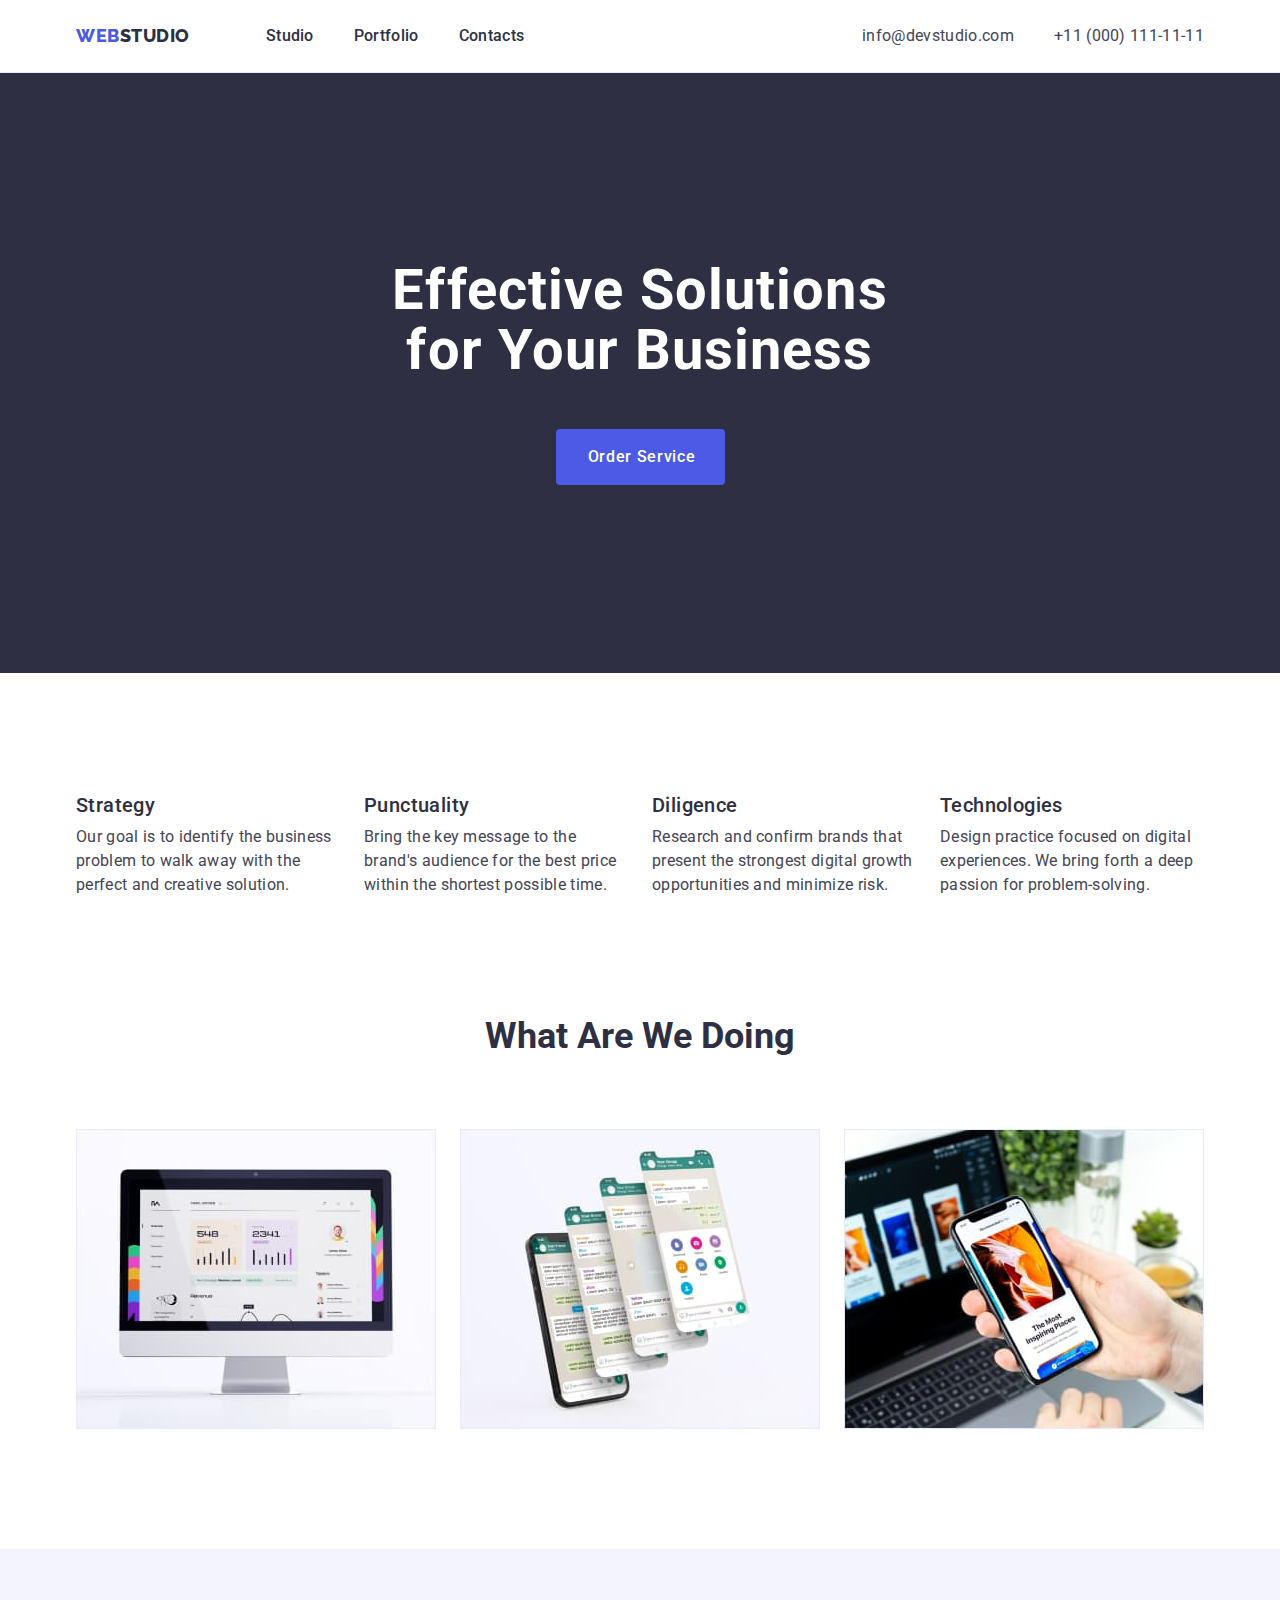
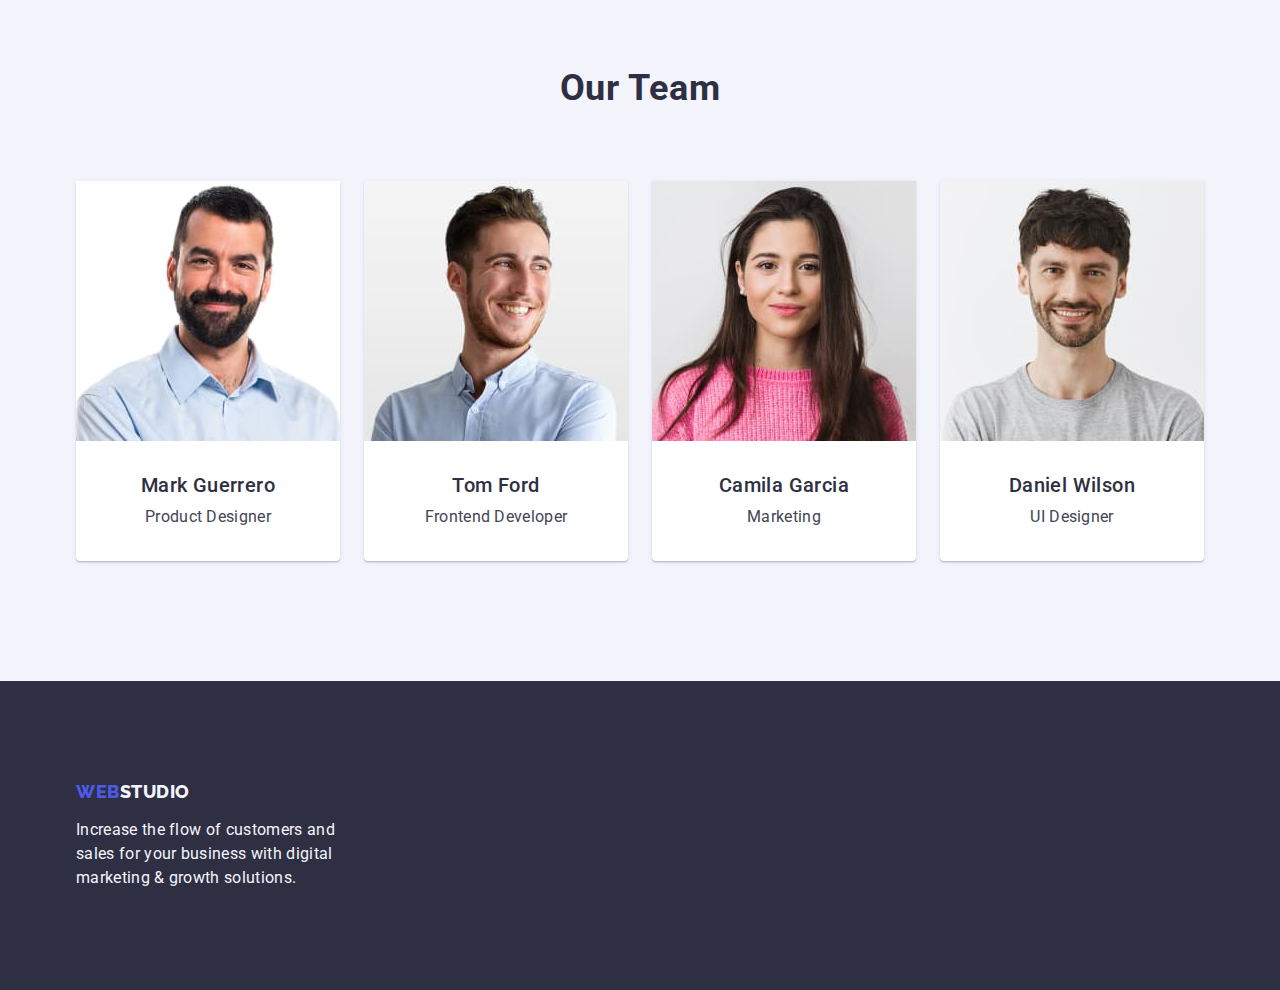
<file: index.html>
<!DOCTYPE html>
<html lang="en">
  <head>
    <meta charset="UTF-8" />
    <meta http-equiv="X-UA-Compatible" content="IE=edge" />
    <meta name="viewport" content="width=device-width, initial-scale=1.0" />
    <link rel="preconnect" href="https://fonts.googleapis.com" />
    <link rel="preconnect" href="https://fonts.gstatic.com" crossorigin />
    <link
      href="https://fonts.googleapis.com/css2?family=Raleway:wght@800&family=Roboto:wght@400;500;700&display=swap"
      rel="stylesheet"
    />
    <link
      rel="stylesheet"
      href="https://cdnjs.cloudflare.com/ajax/libs/modern-normalize/1.1.0/modern-normalize.min.css"
    />
    <link rel="stylesheet" href="./css/styles.css" />
    <title>Studio</title>
  </head>
  <body>
    <header class="header-container">
      <div class="container nav-flex">
        <nav class="nav-container">
          <a class="nav-logo link" href="./index.html"
            >Web<span class="logo-span-header">Studio</span></a
          >
          <ul class="nav-list list">
            <li>
              <a class="nav-link link" href="./index.html">Studio</a>
            </li>
            <li>
              <a class="nav-link link" href="./portfolio.html">Portfolio</a>
            </li>
            <li>
              <a class="nav-link link" href="">Contacts</a>
            </li>
          </ul>
        </nav>
        <address class="address">
          <ul class="address-list list">
            <li>
              <a class="address-link link" href="mailto:info@devstudio.com"
                >info@devstudio.com</a
              >
            </li>
            <li>
              <a class="address-link link" href="tel:+110001111111">
                +11 (000) 111-11-11</a
              >
            </li>
          </ul>
        </address>
      </div>
    </header>
    <main>
      <!-- section1 -->
      <section class="section-one-container section">
        <div class="container">
          <h1 class="section-one-title">
            Effective Solutions for Your Business
          </h1>
          <button class="section-one-button" type="button">
            Order Service
          </button>
        </div>
      </section>
      <!-- section2 -->
      <section class="section-two-container section">
        <div class="container">
          <h2 class="visually-hidden">Our advantages</h2>
          <ul class="section-two-list list">
            <li class="section-two-item">
              <h3 class="section-two-name">Strategy</h3>
              <p class="section-two-text">
                Our goal is to identify the business problem to walk away with
                the perfect and creative solution.
              </p>
            </li>
            <li class="section-two-item">
              <h3 class="section-two-name">Punctuality</h3>
              <p class="section-two-text">
                Bring the key message to the brand's audience for the best price
                within the shortest possible time.
              </p>
            </li>
            <li class="section-two-item">
              <h3 class="section-two-name">Diligence</h3>
              <p class="section-two-text">
                Research and confirm brands that present the strongest digital
                growth opportunities and minimize risk.
              </p>
            </li>
            <li class="section-two-item">
              <h3 class="section-two-name">Technologies</h3>
              <p class="section-two-text">
                Design practice focused on digital experiences. We bring forth a
                deep passion for problem-solving.
              </p>
            </li>
          </ul>
        </div>
      </section>
      <!-- section3 -->
      <section class="section-three-container section">
        <div class="container">
          <h2 class="section-three-title">What are we doing</h2>
          <ul class="section-three-list list">
            <li class="section-three-item">
              <img
                src="./images/img1.jpg"
                alt="screen of the computer"
                width="360"
              />
            </li>
            <li class="section-three-item">
              <img
                src="./images/img2.jpg"
                alt="screen of smartphone"
                width="360"
              />
            </li>
            <li class="section-three-item">
              <img
                src="./images/img3.jpg"
                alt="picture of smartphone and computer"
                width="360"
              />
            </li>
          </ul>
        </div>
      </section>
      <!-- section4 -->
      <section class="section-four-container section">
        <div class="container">
          <h2 class="section-four-title">Our Team</h2>
          <ul class="section-four-list list">
            <li class="section-four-item">
              <img src="./images/foto1.jpg" alt="foto of man" width="264" />
              <div class="decoration">
                <h3 class="section-four-name">Mark Guerrero</h3>
                <p class="section-four-text">Product Designer</p>
              </div>
            </li>
            <li class="section-four-item">
              <img src="./images/foto2.jpg" alt="foto of man" width="264" />
              <div class="decoration">
                <h3 class="section-four-name">Tom Ford</h3>
                <p class="section-four-text">Frontend Developer</p>
              </div>
            </li>
            <li class="section-four-item">
              <img src="./images/foto3.jpg" alt="foto of women" width="264" />
              <div class="decoration">
                <h3 class="section-four-name">Camila Garcia</h3>
                <p class="section-four-text">Marketing</p>
              </div>
            </li>
            <li class="section-four-item">
              <img src="./images/foto4.jpg" alt="foto of man" width="264" />
              <div class="decoration">
                <h3 class="section-four-name">Daniel Wilson</h3>
                <p class="section-four-text">UI Designer</p>
              </div>
            </li>
          </ul>
        </div>
      </section>
    </main>
    <footer class="footer-container">
      <div class="container">
        <a class="nav-logo footer link" href="./index.html"
          >Web<span class="logo-span-footer">Studio</span></a
        >
        <p class="footer-text">
          Increase the flow of customers and sales for your business with
          digital marketing & growth solutions.
        </p>
      </div>
    </footer>
  </body>
</html>
</file>
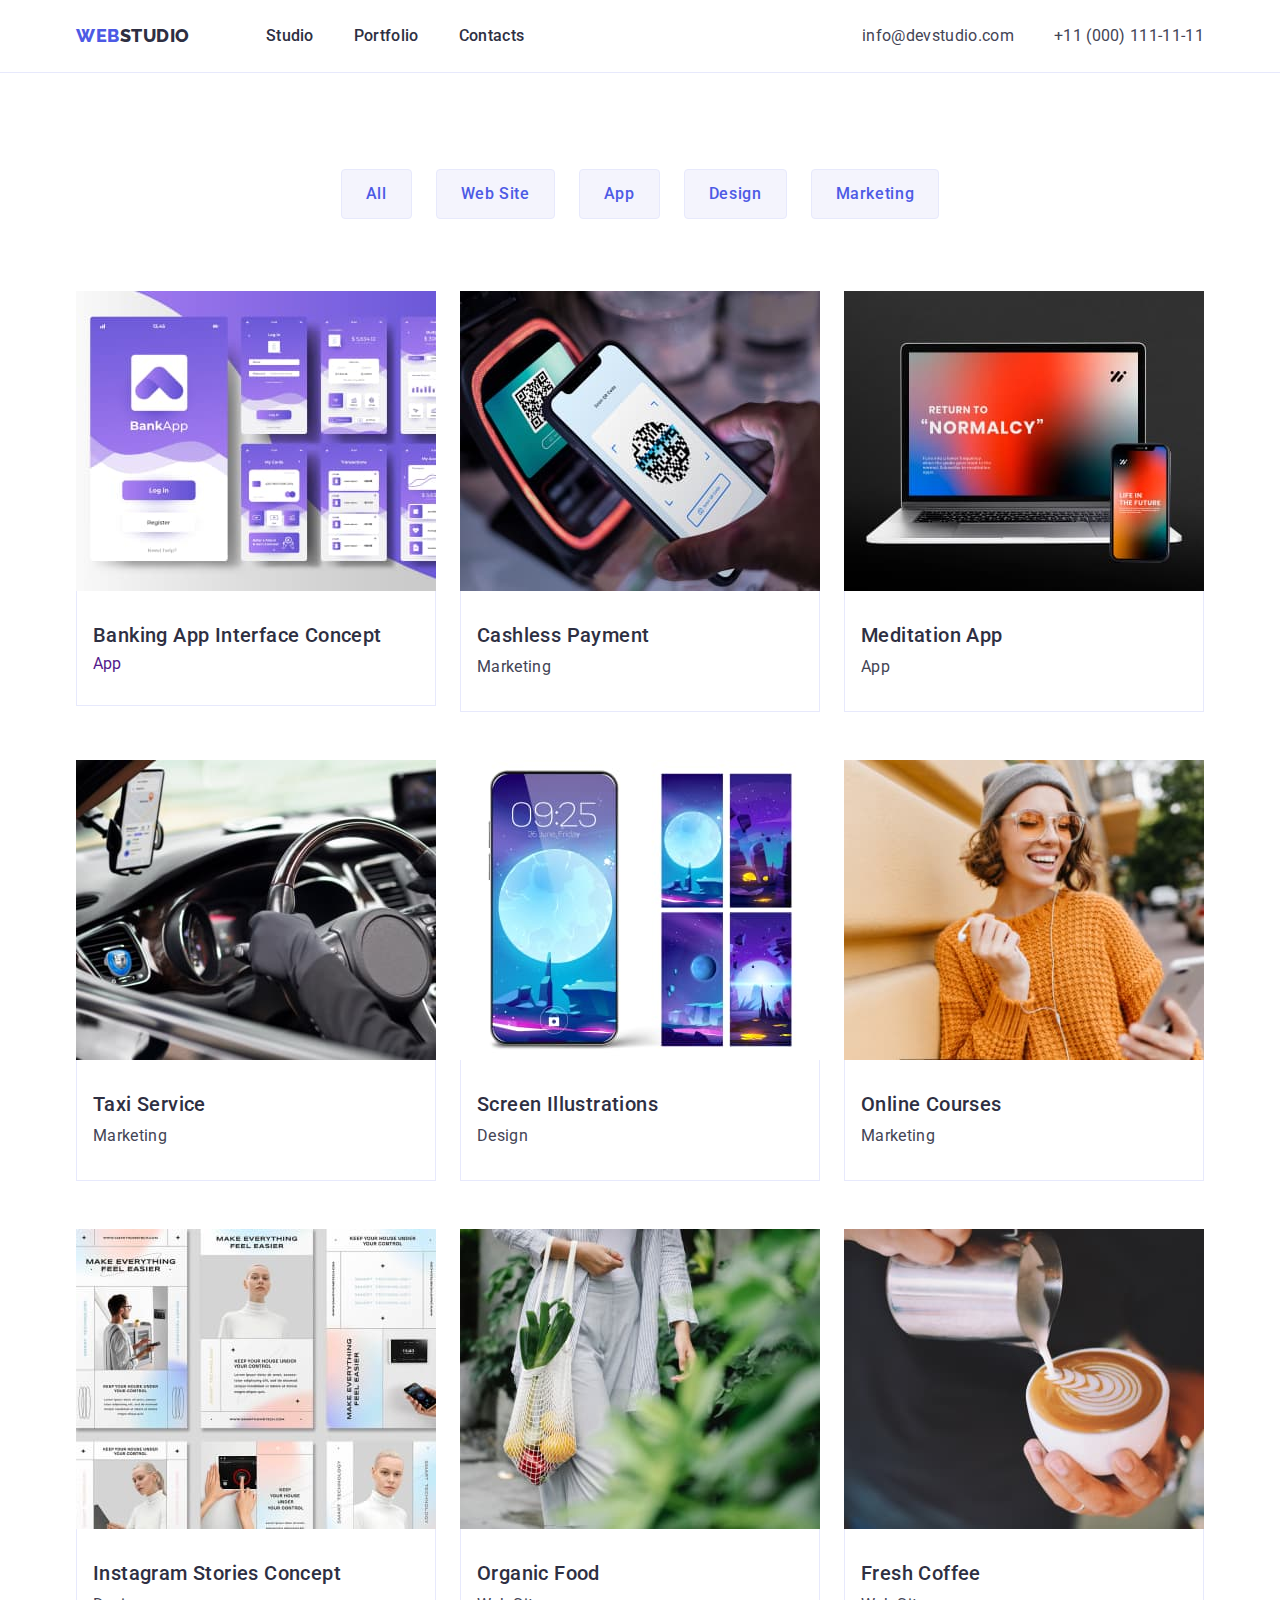
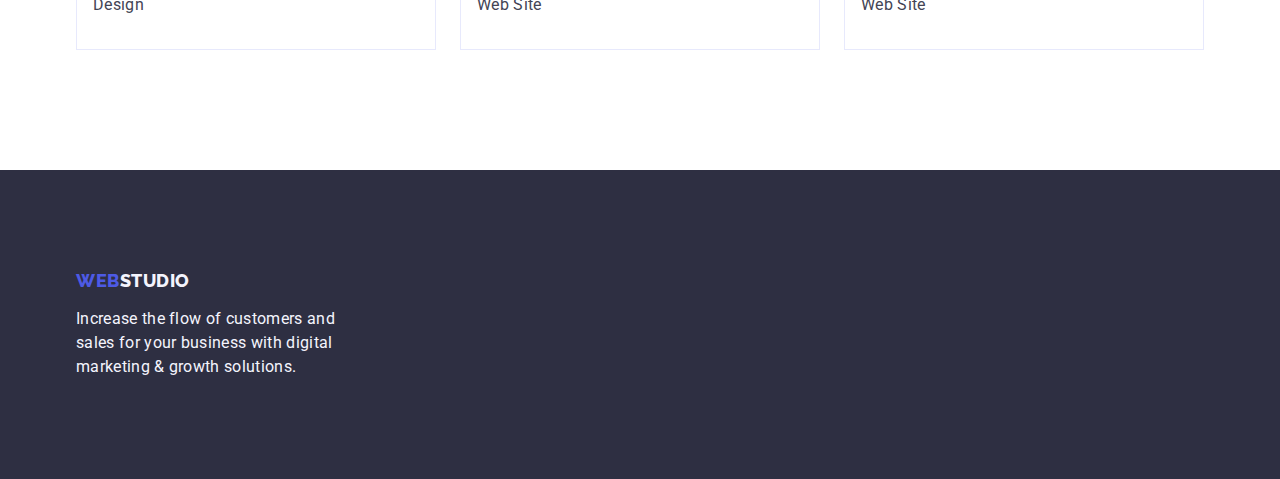
<file: portfolio.html>
<!DOCTYPE html>
<html lang="en">
  <head>
    <meta charset="UTF-8" />
    <meta http-equiv="X-UA-Compatible" content="IE=edge" />
    <meta name="viewport" content="width=device-width, initial-scale=1.0" />
    <link rel="preconnect" href="https://fonts.googleapis.com" />
    <link rel="preconnect" href="https://fonts.gstatic.com" crossorigin />
    <link
      href="https://fonts.googleapis.com/css2?family=Raleway:wght@800&family=Roboto:wght@400;500;700&display=swap"
      rel="stylesheet"
    />
    <link
      rel="stylesheet"
      href="https://cdnjs.cloudflare.com/ajax/libs/modern-normalize/1.1.0/modern-normalize.min.css"
    />
    <link rel="stylesheet" href="./css/styles.css" />

    <title>Portfolio</title>
  </head>
  <body>
    <header class="header-container">
      <div class="container nav-flex">
        <nav class="nav-container">
          <a class="nav-logo link" href="./index.html"
            >Web<span class="logo-span-header">Studio</span></a
          >
          <ul class="nav-list list">
            <li>
              <a class="nav-link link" href="./index.html">Studio</a>
            </li>
            <li>
              <a class="nav-link link" href="./portfolio.html">Portfolio</a>
            </li>
            <li>
              <a class="nav-link link" href="">Contacts</a>
            </li>
          </ul>
        </nav>
        <address class="address">
          <ul class="address-list list">
            <li>
              <a class="address-link link" href="mailto:info@devstudio.com"
                >info@devstudio.com</a
              >
            </li>
            <li>
              <a class="address-link link" href="tel:+110001111111">
                +11 (000) 111-11-11</a
              >
            </li>
          </ul>
        </address>
      </div>
    </header>
    <main>
      <section class="section portfolio-container">
        <div class="container">
          <h1 class="visually-hidden">our works</h1>
          <ul class="portfolio-list-button list">
            <li><button type="button" class="portfolio-button">All</button></li>

            <li>
              <button type="button" class="portfolio-button">Web Site</button>
            </li>

            <li><button type="button" class="portfolio-button">App</button></li>

            <li>
              <button type="button" class="portfolio-button">Design</button>
            </li>

            <li>
              <button type="button" class="portfolio-button">Marketing</button>
            </li>
          </ul>
          <ul class="portfolio-list list">
            <li class="portfolio-item">
              <a class="portfolio-link link" href=""
                ><img
                  src="./images/portfolio1.jpg"
                  alt="application"
                  width="360"
                />
                <div class="images">
                  <h2 class="portfolio-title">Banking App Interface Concept</h2>
                  <p class="section-text">App</p>
                </div>
              </a>
            </li>
            <li class="portfolio-item">
              <a class="portfolio-link link" href=""
                ><img
                  src="./images/portfolio2.jpg"
                  alt="the way for payment"
                  width="360"
                />
                <div class="images">
                  <h2 class="portfolio-title">Cashless Payment</h2>
                  <p class="portfolio-text">Marketing</p>
                </div>
              </a>
            </li>

            <li class="portfolio-item">
              <a class="portfolio-link link" href=""
                ><img
                  src="./images/portfolio3.jpg"
                  alt="application"
                  width="360"
                />
                <div class="images">
                  <h2 class="portfolio-title">Meditation App</h2>
                  <p class="portfolio-text">App</p>
                </div>
              </a>
            </li>
            <li class="portfolio-item">
              <a class="portfolio-link link" href=""
                ><img
                  src="./images/portfolio4.jpg"
                  alt="application"
                  width="360"
                />
                <div class="images">
                  <h2 class="portfolio-title">Taxi Service</h2>
                  <p class="portfolio-text">Marketing</p>
                </div>
              </a>
            </li>
            <li class="portfolio-item">
              <a class="portfolio-link link" href=""
                ><img
                  src="./images/portfolio5.jpg"
                  alt="phone's screen"
                  width="360"
                />
                <div class="images">
                  <h2 class="portfolio-title">Screen Illustrations</h2>
                  <p class="portfolio-text">Design</p>
                </div>
              </a>
            </li>
            <li class="portfolio-item">
              <a class="portfolio-link link" href=""
                ><img
                  src="./images/portfolio6.jpg"
                  alt="ad of the cours"
                  width="360"
                />
                <div class="images">
                  <h2 class="portfolio-title">Online Courses</h2>
                  <p class="portfolio-text">Marketing</p>
                </div>
              </a>
            </li>
            <li class="portfolio-item">
              <a class="portfolio-link link" href=""
                ><img
                  src="./images/portfolio7.jpg"
                  alt="instragram's sheet"
                  width="360"
                />
                <div class="images">
                  <h2 class="portfolio-title">Instagram Stories Concept</h2>
                  <p class="portfolio-text">Design</p>
                </div>
              </a>
            </li>
            <li class="portfolio-item">
              <a class="portfolio-link link" href=""
                ><img
                  src="./images/portfolio8.jpg"
                  alt="web site"
                  width="360"
                />
                <div class="images">
                  <h2 class="portfolio-title">Organic Food</h2>
                  <p class="portfolio-text">Web Site</p>
                </div>
              </a>
            </li>
            <li class="portfolio-item">
              <a class="portfolio-link link" href=""
                ><img
                  src="./images/portfolio9.jpg"
                  alt="web site"
                  width="360"
                />
                <div class="images">
                  <h2 class="portfolio-title">Fresh Coffee</h2>
                  <p class="portfolio-text">Web Site</p>
                </div>
              </a>
            </li>
          </ul>
        </div>
      </section>
    </main>
    <footer class="footer-container">
      <div class="container">
        <a class="nav-logo footer link" href="./index.html"
          >Web<span class="logo-span-footer">Studio</span></a
        >
        <p class="footer-text">
          Increase the flow of customers and sales for your business with
          digital marketing & growth solutions.
        </p>
      </div>
    </footer>
  </body>
</html>
</file>
<file: css/styles.css>
:root {
    --main-color-font: #434455;
    --second-color-font: #2E2F42;
    --third-color-font: #FFFFFF;
    --main-color-link: #4D5AE5;
    --main-color-background: #2E2F42;
    --second-color-background: #F4F4FD;
    --hover-color: #404BBF;
    --color-border: #E7E9FC;
}

body {
    font-family: 'Roboto', sans-serif;
    color: var(--main-color-font);
    background-color: var(--third-color-font);
    font-weight: 400;
    font-size: 16px;
}

.container {
    width: 1158px;
    margin: 0 auto;
    padding: 0 15px;
}

.section {
    padding: 120px 0;
}

/* STUDIO */
/* header */

h1,
h2,
h3,
h4,
p,
li {
    margin: 0;
}

img {
    display: block;
    max-width: 100%;
    height: auto;
}

.list {
    list-style: none;
    margin: 0;
    padding: 0;
}

.link {
    text-decoration: none;
}

.header-container {
    border-bottom: 1px solid var(--color-border);
}

.nav-container {
    display: flex;
    align-items: center;
    margin-left: 0;
    margin-right: auto;

    font-weight: 500;
}

.nav-container>a {
    margin-right: 76px;
}

.nav-flex {
    display: flex;
    justify-content: space-between;
    align-items: center;
}

.nav-list,
.address-list {
    display: flex;
}

.nav-list li:not(:last-child),
.address-list li:not(:last-child) {
    margin-right: 40px;
}

.nav-logo {
    font-family: 'Raleway', sans-serif;
    font-weight: 800;
    font-size: 18px;
    line-height: 1.17;
    letter-spacing: 0.03em;
    text-transform: uppercase;
    color: var(--main-color-link);
}

.logo-span-header {
    color: var(--main-color-background);
}

.nav-link {
    display: block;
    padding-top: 24px;
    padding-bottom: 24px;

    font-weight: 500;
    font-size: 16px;
    line-height: 1.5;
    letter-spacing: 0.02em;
    color: var(--second-color-font);
}

.nav-link:hover,
.nav-link:focus {
    color: var(--hover-color);
}

.address {
    font-style: normal;
}

.address-link {
    font-size: 16px;
    line-height: 1.5;
    letter-spacing: 0.02em;
    color: var(--main-color-font);
}

.address-link:hover,
.address-link:focus {
    color: var(--hover-color);
}

/* Main */
/* section 1 */
.section-one-container {
    padding: 188px 0;
    text-align: center;
    background: var(--main-color-background);
}

.section-one-title {
    max-width: 496px;
    margin-right: auto;
    margin-left: auto;

    font-weight: 700;
    font-size: 56px;
    line-height: 1.07;
    letter-spacing: 0.02em;

    color: var(--third-color-font);
}

.section-one-button {
    display: block;
    padding: 16px 29px 16px 32px;
    margin-top: 48px;
    margin-right: auto;
    margin-left: auto;
    min-width: 169px;
    height: 56px;

    font-family: 'Roboto', sans-serif;
    font-weight: 500;
    font-size: 16px;
    line-height: 1.5;
    letter-spacing: 0.04em;
    color: var(--third-color-font);
    background: var(--main-color-link);
    border: none;
    border-radius: 4px;
    cursor: pointer;
}

.section-one-button:hover,
.section-one-button:focus {
    background: var(--hover-color);
}

/* Section 2 */

.visually-hidden {
    position: absolute;
    white-space: nowrap;
    width: 1px;
    height: 1px;
    overflow: hidden;
    border: 0;
    padding: 0;
    clip: rect(0 0 0 0);
    clip-path: inset(50%);
    margin: -1px;
}

.section-two-list {
    display: flex;
    justify-content: space-between;
}

.section-two-item {
    flex-basis: calc((100% - 72px) / 4);
}

.section-two-item:not(:last-child) {
    margin-right: 24px;
}

.section-two-name {
    margin-bottom: 8px;
    font-weight: 500;
    font-size: 20px;
    line-height: 1.2;
    letter-spacing: 0.02em;
    color: var(--second-color-font);
}

.section-two-text {

    line-height: 1.5;
    letter-spacing: 0.02em;
    color: var(--main-color-font);
}

/* Section 3 */
.section-three-container {
    padding-top: 0;
}

.section-three-list {
    display: flex;
}

.section-three-item {
    flex-basis: calc(100%/3-24px)
}

.section-three-item:not(:last-child) {
    margin-right: 24px;
}

.section-three-title {
    margin-bottom: 72px;

    font-weight: 700;
    font-size: 36px;
    line-height: 1.11;
    text-align: center;
    text-transform: capitalize;
    color: var(--second-color-font);
}

/* Section 4 */
.section-four-container {
    background: var(--second-color-background);
}

.section-four-title {
    margin-bottom: 72px;

    font-weight: 700;
    font-size: 36px;
    line-height: 1.11;
    letter-spacing: 0.02em;
    text-align: center;
    text-transform: capitalize;
    color: var(--second-color-font);
}

.section-four-list {
    display: flex;
}

.section-four-item {
    flex-basis: calc(100%/4-24px);

    background: var(--third-color-font);
    box-shadow: 0px 1px 6px rgba(46, 47, 66, 0.08), 0px 1px 1px rgba(46, 47, 66, 0.16), 0px 2px 1px rgba(46, 47, 66, 0.08);
    border-radius: 0px 0px 4px 4px;
}

.section-four-item:not(:last-child) {
    margin-right: 24px;
}

.decoration {
    padding: 32px 16px;
}

.section-four-name {
    margin-bottom: 8px;

    font-weight: 500;
    font-size: 20px;
    line-height: 1.2;
    text-align: center;
    letter-spacing: 0.02em;
    color: var(--second-color-font);
}

.section-four-text {
    line-height: 1.5;
    letter-spacing: 0.02em;
    text-align: center;
    color: var(--main-color-font);
}

/* footer */
.footer-container {
    padding: 100px 0;
    background: var(--main-color-background);
}

.footer {
    display: inline-block;
    margin-bottom: 16px;
}

.logo-span-footer {
    color: var(--second-color-background);
}

.footer-text {
    max-width: 264px;

    line-height: 1.5;
    letter-spacing: 0.02em;
    color: var(--second-color-background);
}

/* PORTFOLIO */
/* Section 1 */
.portfolio-container {
    padding-top: 96px;
    padding-bottom: 120px;
}

.portfolio-list-button {
    display: flex;
    margin-bottom: 72px;
    justify-content: center;
}

.portfolio-button {
    padding: 12px 24px;

    font-family: "Roboto", sans-serif;
    font-weight: 500;
    font-size: 16px;
    line-height: 1.5;
    letter-spacing: 0.04em;
    text-align: center;
    color: var(--main-color-link);
    background: var(--second-color-background);
    border: 1px solid var(--color-border);
    border-radius: 4px;
    cursor: pointer;
}

.portfolio-button:hover,
.portfolio-button:focus {
    border: 1px solid transparent
}

.portfolio-list-button li:not(:last-child) {
    margin-right: 24px;
}

.portfolio-button:hover,
.portfolio-button:focus {
    background: var(--hover-color);
    color: var(--third-color-font);
    box-shadow: 0px 3px 1px rgba(0, 0, 0, 0.1), 0px 2px 1px rgba(0, 0, 0, 0.08), 0px 2px 2px rgba(0, 0, 0, 0.12);
    border-radius: 4px;
}


.portfolio-list {
    display: flex;
    flex-wrap: wrap;
    row-gap: 48px;
    column-gap: 24px;

}

.portfolio-item {
    flex-basis: calc(100%-48px/3);
    background: var(--third-color-font);
}

.images {
    padding: 32px 16px;
    border: 1px solid var(--color-border);
    border-top: none;

}

.portfolio-title {
    margin-bottom: 8px;

    font-weight: 500;
    font-size: 20px;
    line-height: 1.2;
    letter-spacing: 0.02em;
    color: var(--second-color-font);
}

.portfolio-text {
    line-height: 1.5;
    letter-spacing: 0.02em;
    color: var(--main-color-font);
}
</file>
